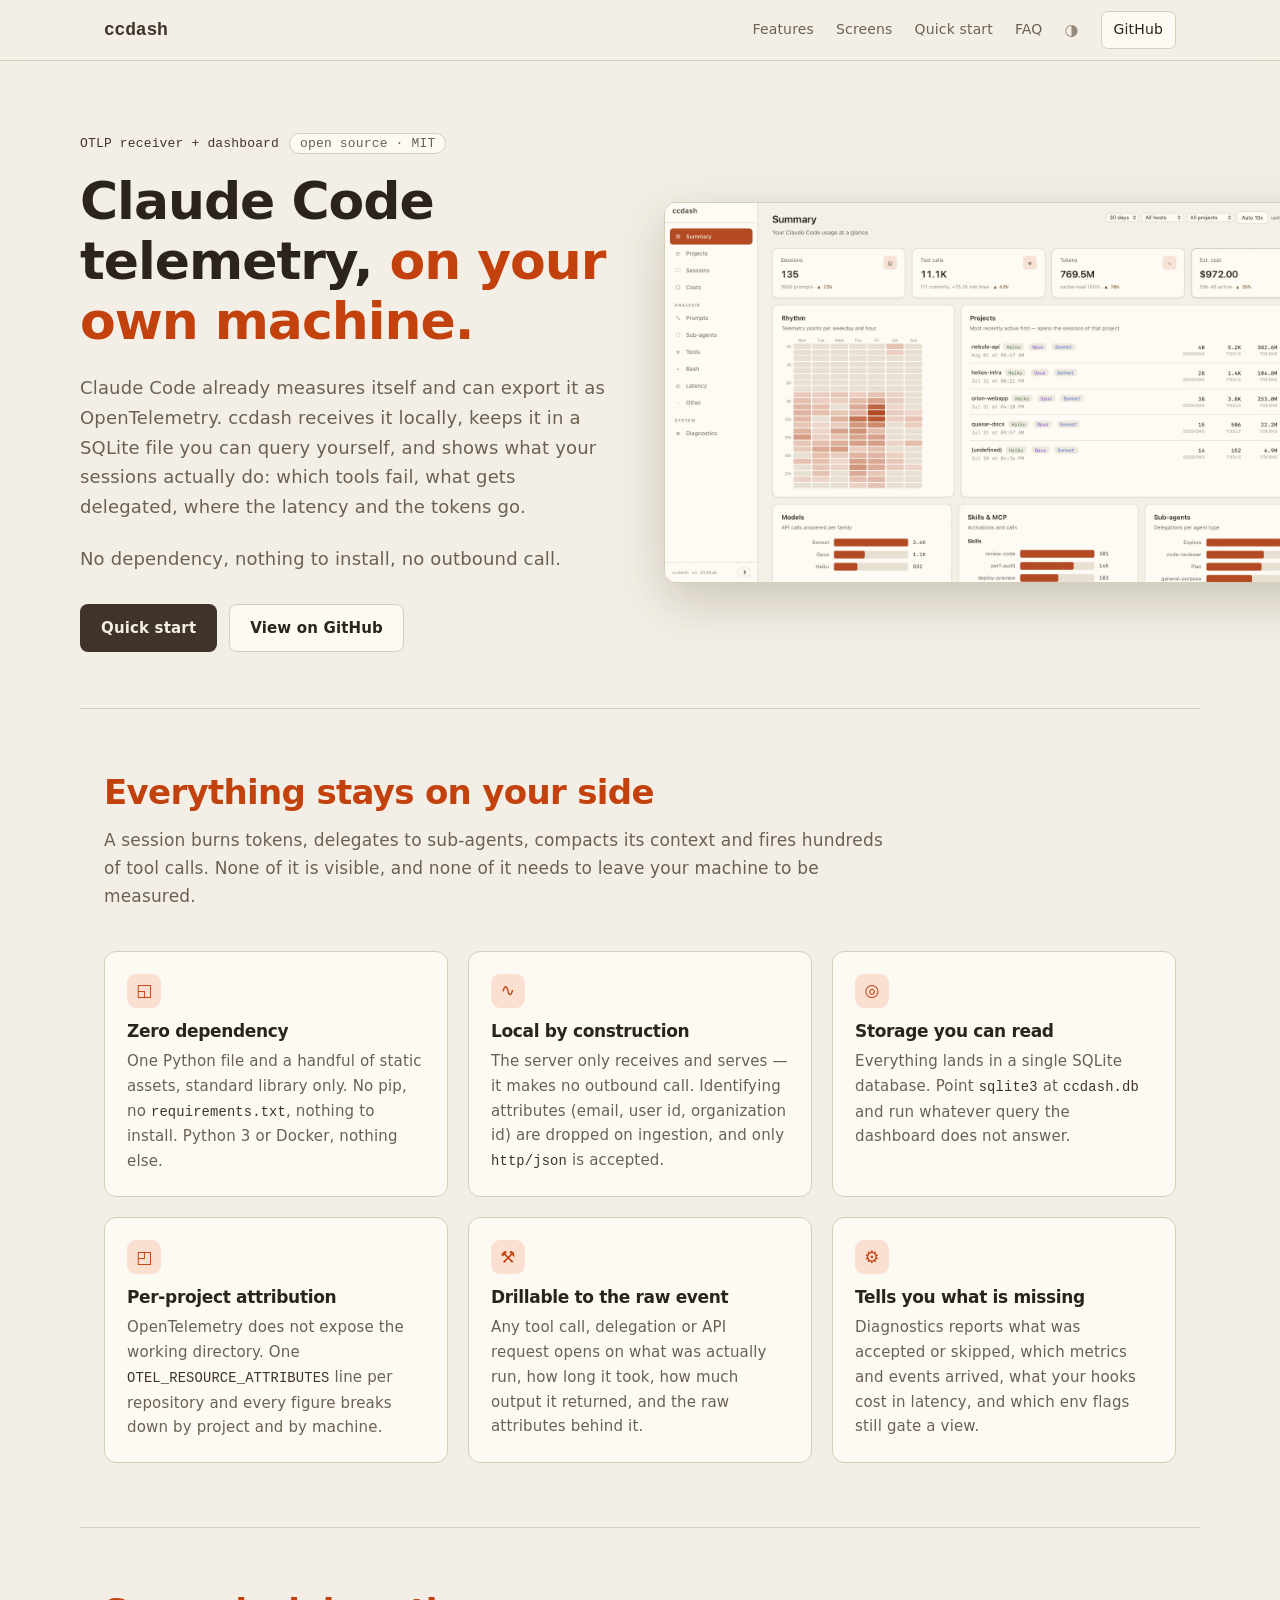
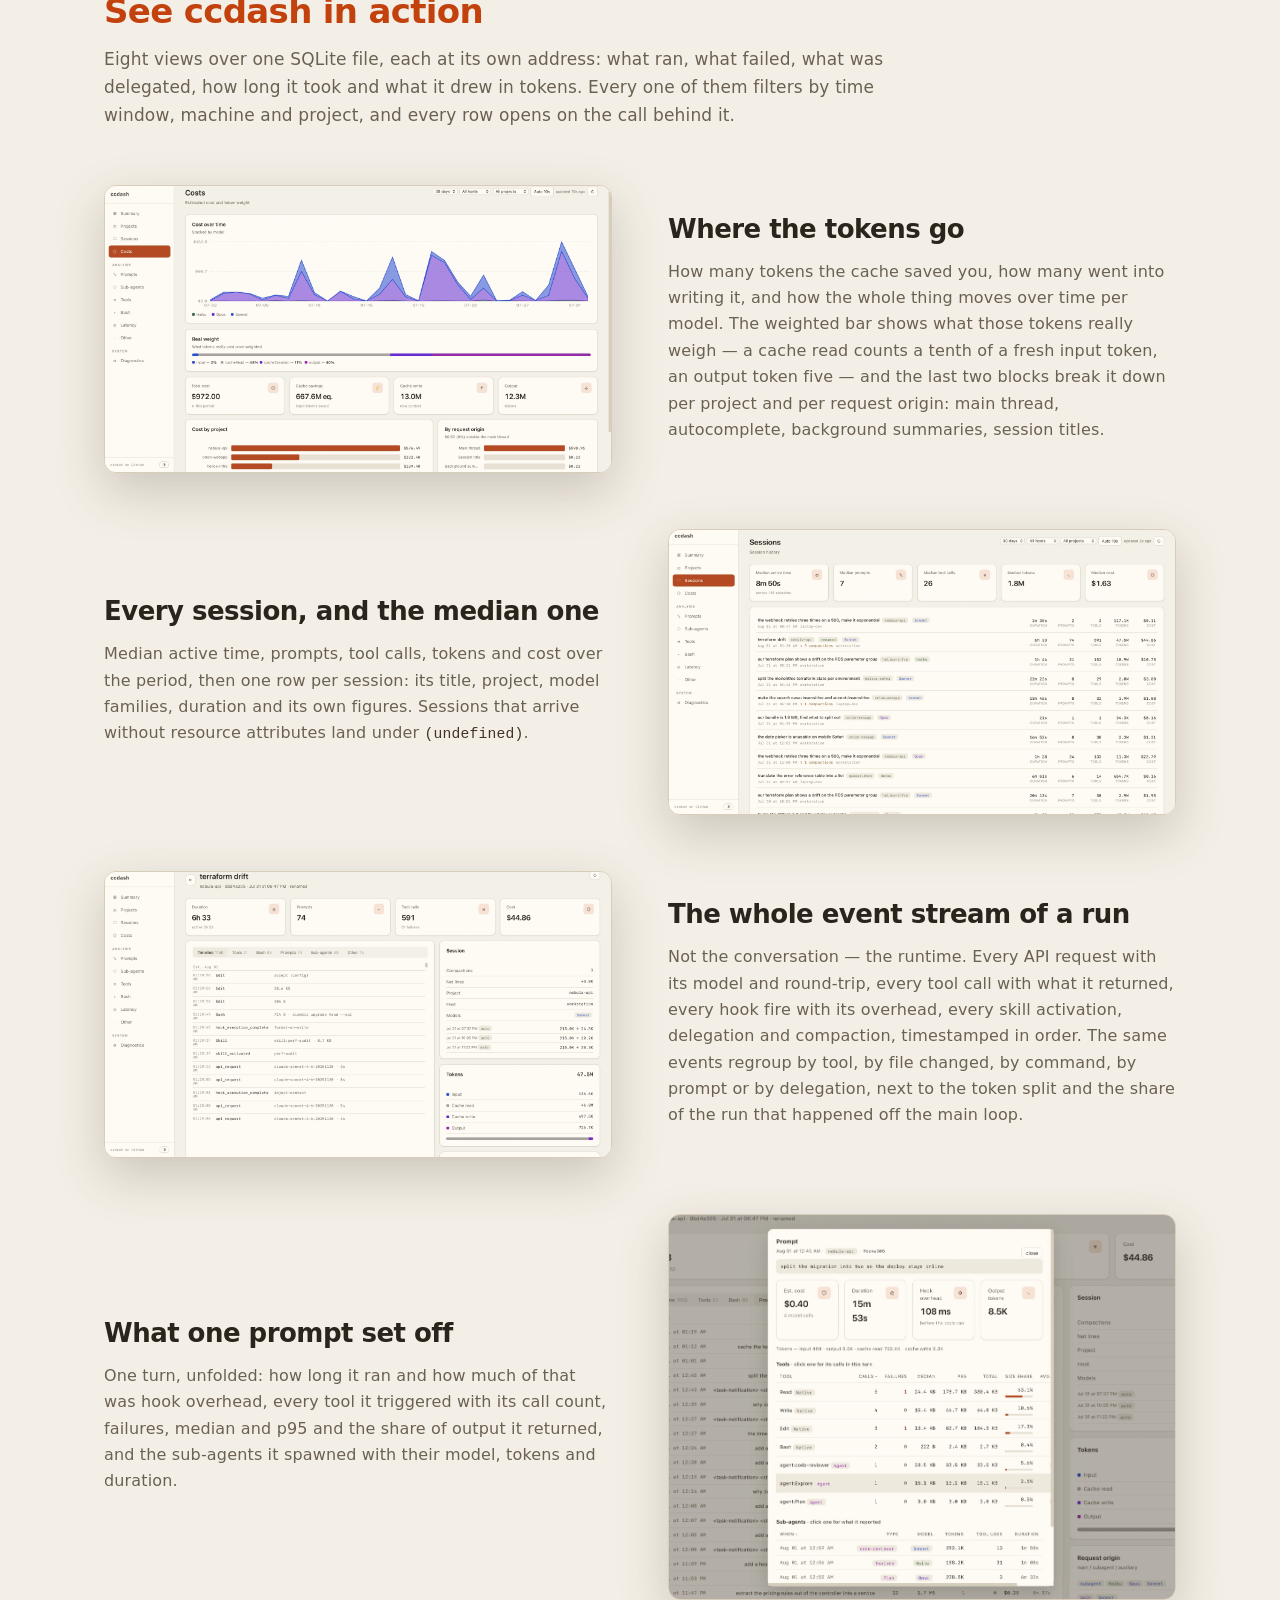
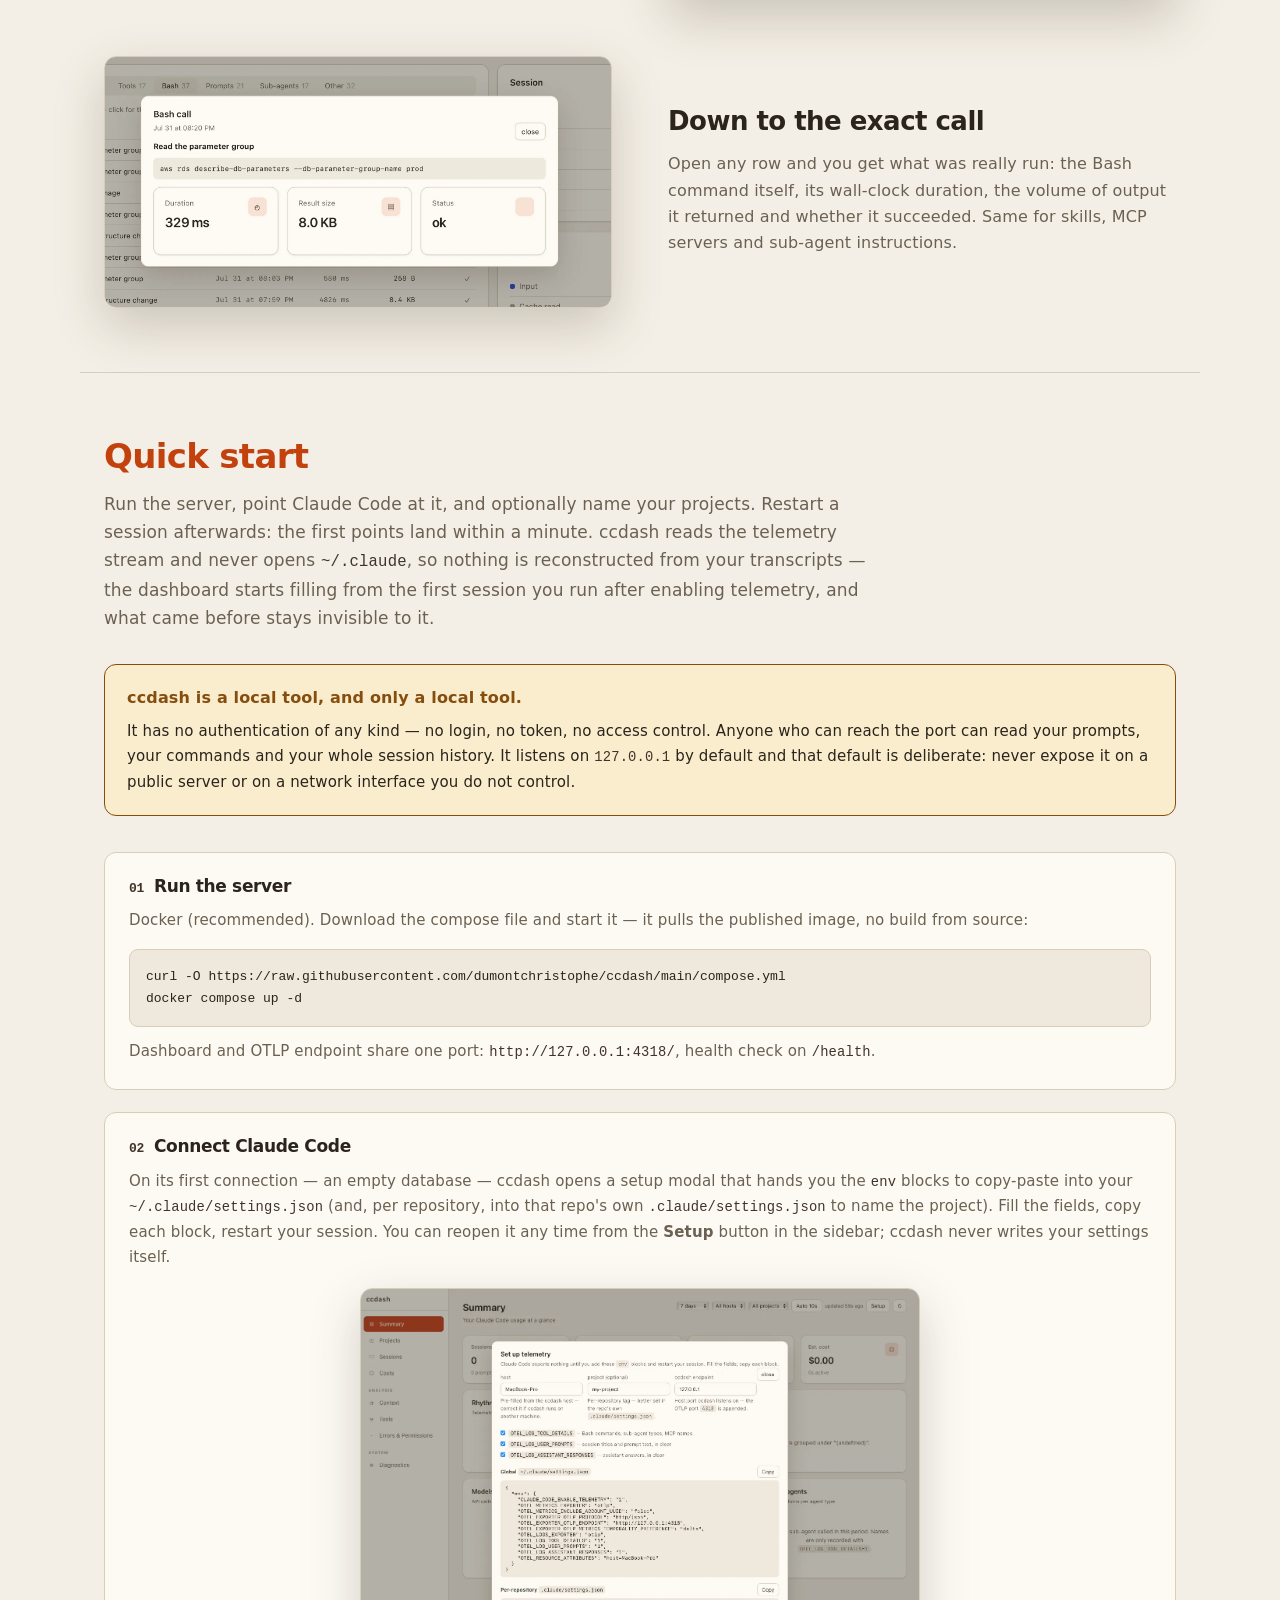
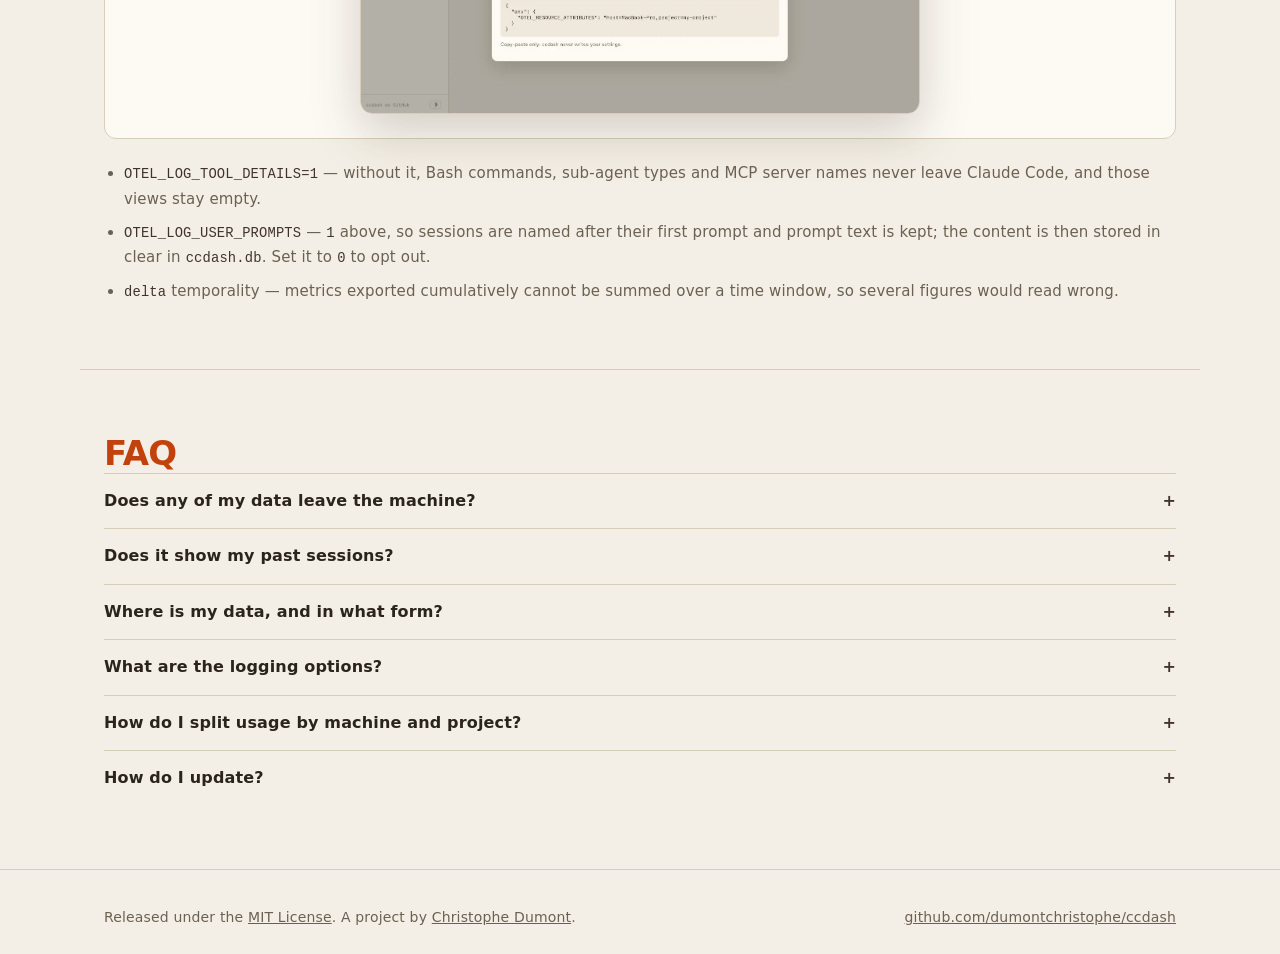
<file: docs/index.html>
<!doctype html>
<html lang="en">
  <head>
    <meta charset="utf-8" />
    <meta name="viewport" content="width=device-width, initial-scale=1" />
    <title>ccdash — local OTLP receiver and dashboard for Claude Code</title>
    <meta
      name="description"
      content="ccdash is a zero-dependency local OTLP receiver and dashboard for your own Claude Code telemetry: which tools run and fail, what gets delegated to sub-agents, what your hooks cost in latency, where the tokens go. Python standard library only, stores everything in SQLite, makes no outbound call."
    />
    <link rel="canonical" href="https://dumontchristophe.github.io/ccdash/" />
    <meta name="robots" content="index, follow, max-image-preview:large" />
    <meta name="author" content="Christophe Dumont" />
    <meta name="theme-color" content="" />

    <meta property="og:type" content="website" />
    <meta property="og:site_name" content="ccdash" />
    <meta property="og:url" content="https://dumontchristophe.github.io/ccdash/" />
    <meta property="og:title" content="ccdash — Claude Code telemetry, on your own machine" />
    <meta
      property="og:description"
      content="A local OTLP receiver and dashboard for your own Claude Code telemetry: which tools run and fail, what gets delegated, where the latency and the tokens go. Zero dependency, nothing leaves your machine."
    />
    <meta
      property="og:image"
      content="https://dumontchristophe.github.io/ccdash/screenshots/ccdash-summary.webp"
    />
    <meta property="og:image:width" content="3344" />
    <meta property="og:image:height" content="1880" />
    <meta
      property="og:image:alt"
      content="The ccdash Summary: headline figures against the previous period, the weekly rhythm, the projects, and the models, skills and sub-agents used"
    />

    <meta name="twitter:card" content="summary_large_image" />
    <meta name="twitter:title" content="ccdash — Claude Code telemetry, on your own machine" />
    <meta
      name="twitter:description"
      content="See which tools run and fail, what gets delegated, where the latency and the tokens go. Zero dependency, nothing leaves your machine."
    />
    <meta
      name="twitter:image"
      content="https://dumontchristophe.github.io/ccdash/screenshots/ccdash-summary.webp"
    />
    <link rel="icon" href="data:," id="icon" />

    <script type="application/ld+json">
      {
        "@context": "https://schema.org",
        "@type": "SoftwareApplication",
        "name": "ccdash",
        "url": "https://dumontchristophe.github.io/ccdash/",
        "applicationCategory": "DeveloperApplication",
        "applicationSubCategory": "Observability dashboard",
        "operatingSystem": "Linux, macOS, Windows",
        "description": "A local OTLP receiver and dashboard for Claude Code telemetry. It ingests the OpenTelemetry metrics and logs Claude Code exports, stores them in a SQLite database and serves a single-page dashboard showing sessions and projects, tool calls and their failures, sub-agent delegations, hook overhead, token flow and estimated cost. Python standard library only, no dependency, nothing to install, no outbound network call.",
        "softwareRequirements": "Python 3, or Docker",
        "license": "https://opensource.org/licenses/MIT",
        "codeRepository": "https://github.com/dumontchristophe/ccdash",
        "programmingLanguage": ["Python", "JavaScript"],
        "isAccessibleForFree": true,
        "offers": { "@type": "Offer", "price": "0", "priceCurrency": "USD" },
        "author": {
          "@type": "Person",
          "name": "Christophe Dumont",
          "url": "https://christophedumont.dev",
          "sameAs": ["https://github.com/dumontchristophe"]
        },
        "screenshot": "https://dumontchristophe.github.io/ccdash/screenshots/ccdash-summary.webp"
      }
    </script>

    <script>
      // Applied before the first paint, and from the same storage key as the
      // dashboard: a visitor who has already picked a theme there keeps it here.
      document.documentElement.dataset.theme =
        localStorage.getItem("ccdash-theme") ||
        (matchMedia("(prefers-color-scheme: light)").matches ? "light" : "dark");
    </script>

    <style>
      /* Tokens copied from styles/input.css, trimmed to what this page
         uses. Every colour on the page resolves through one of them -- the
         previous version hard-coded the palette in three places and drifted the
         day the dashboard was restyled. */
      :root {
        --bg: #1a1613;
        --panel: #221d19;
        --card: #2a2420;
        --card2: #332c26;
        --line: #40372f;
        --hover: #5e5245;
        --tx: #ede6db;
        --dim: #a89b8a;
        --dim2: #786c5d;
        --acc: #e8875a;
        --acc-fill: #e8875a;
        --acc-bg: #3a2a20;
        --amber: #f0b429;
        --amber-bg: #35301d;
        --shadow-lg: 0 18px 50px rgba(0, 0, 0, 0.5);
        --fu: system-ui, -apple-system, "Segoe UI", Roboto, sans-serif;
        --fn: ui-monospace, SFMono-Regular, Menlo, Consolas, monospace;
      }
      :root[data-theme="light"] {
        --bg: #f4efe6;
        --panel: #fdfaf4;
        --card: #fdfaf4;
        --card2: #efe8dc;
        --line: #d8cdb9;
        --hover: #ab9d84;
        --tx: #2a241c;
        --dim: #6b6152;
        --dim2: #94897a;
        /* No body text is accented on this ground: an orange readable at
           4.5:1 here is a brick, so --acc is a warm near-black and the orange
           takes what only needs 3:1. */
        --acc: #40332a;
        --acc-fill: #c2410c;
        --acc-bg: #fbe0d2;
        --amber: #854d0e;
        --amber-bg: #faedcd;
        --shadow-lg: 0 18px 50px rgba(60, 50, 30, 0.22);
      }

      * {
        box-sizing: border-box;
      }
      html {
        scroll-behavior: smooth;
        scroll-padding-top: 80px;
      }
      body {
        margin: 0;
        background: var(--bg);
        color: var(--tx);
        font: 16px/1.65 var(--fu);
        letter-spacing: 0.01em;
        -webkit-font-smoothing: antialiased;
        overflow-x: hidden;
      }
      a {
        color: var(--acc);
      }
      code {
        font-family: var(--fn);
        font-size: 0.92em;
        color: var(--acc);
      }
      h1,
      h2,
      h3 {
        letter-spacing: -0.02em;
        line-height: 1.15;
        margin: 0;
      }
      .wrap {
        max-width: 1120px;
        margin: 0 auto;
        padding: 0 24px;
      }

      header {
        position: sticky;
        top: 0;
        z-index: 10;
        background: var(--bg);
        background: color-mix(in srgb, var(--bg) 85%, transparent);
        backdrop-filter: blur(12px);
        border-bottom: 1px solid var(--line);
      }
      .bar {
        display: flex;
        align-items: center;
        justify-content: space-between;
        gap: 16px;
        height: 60px;
      }
      .mark {
        font: 600 18px var(--fn);
        letter-spacing: -0.01em;
        color: var(--acc);
        text-decoration: none;
      }
      .bar nav {
        display: flex;
        align-items: center;
        gap: 22px;
        font-size: 14px;
      }
      .bar nav a {
        color: var(--dim);
        text-decoration: none;
      }
      .bar nav a:hover {
        color: var(--tx);
      }
      .bar nav a.gh {
        color: var(--tx);
        border: 1px solid var(--line);
        background: var(--card);
        border-radius: 7px;
        padding: 6px 12px;
      }
      .bar nav a.gh:hover {
        border-color: var(--hover);
      }
      #theme {
        background: none;
        border: 0;
        padding: 0;
        cursor: pointer;
        font: 16px/1 var(--fu);
        color: var(--dim2);
      }
      #theme:hover {
        color: var(--acc);
      }

      .hero {
        padding: 72px 0 56px;
      }
      .hero-grid {
        display: grid;
        gap: 48px;
        align-items: center;
      }
      .eyebrow {
        display: flex;
        flex-wrap: wrap;
        align-items: center;
        gap: 10px;
        margin: 0 0 18px;
        font: 13px var(--fn);
        color: var(--acc);
      }
      .pill {
        border: 1px solid var(--line);
        background: var(--card);
        border-radius: 999px;
        padding: 2px 10px;
        color: var(--dim);
      }
      h1 {
        font-size: clamp(34px, 5.2vw, 52px);
        font-weight: 800;
      }
      /* The only accented text on the page: both headings are past the size
         where 3:1 is enough, which body copy is not. */
      h1 .accent,
      h2 {
        color: var(--acc-fill);
      }
      .tagline {
        margin: 22px 0 0;
        max-width: 34em;
        font-size: 18px;
        color: var(--dim);
      }
      .actions {
        display: flex;
        flex-wrap: wrap;
        gap: 12px;
        margin-top: 30px;
      }
      .btn {
        display: inline-block;
        border-radius: 8px;
        padding: 11px 20px;
        font-size: 15px;
        font-weight: 600;
        text-decoration: none;
        border: 1px solid transparent;
      }
      /* A label on a fill is a text role: --acc-fill only carries 3.5:1 here,
         so this takes --acc. */
      .btn.primary {
        background: var(--acc);
        color: var(--bg);
      }
      .btn.primary:hover {
        opacity: 0.88;
      }
      .btn.ghost {
        background: var(--card);
        border-color: var(--line);
        color: var(--tx);
      }
      .btn.ghost:hover {
        border-color: var(--hover);
      }

      .shot {
        display: block;
        width: 100%;
        height: auto;
        border: 1px solid var(--line);
        border-radius: 12px;
        box-shadow: var(--shadow-lg);
      }

      section {
        padding: 64px 0;
      }
      .rule {
        border-top: 1px solid var(--line);
      }
      h2 {
        font-size: clamp(26px, 3.4vw, 34px);
        font-weight: 800;
      }
      .lede {
        margin: 14px 0 0;
        max-width: 46em;
        font-size: 17px;
        color: var(--dim);
      }

      .features {
        display: grid;
        gap: 20px;
        margin-top: 40px;
      }
      .feature {
        border: 1px solid var(--line);
        background: var(--panel);
        border-radius: 12px;
        padding: 22px;
      }
      .feature .glyph {
        display: inline-flex;
        align-items: center;
        justify-content: center;
        width: 34px;
        height: 34px;
        border-radius: 9px;
        background: var(--acc-bg);
        color: var(--acc-fill);
        font-size: 17px;
      }
      .feature h3 {
        margin: 14px 0 8px;
        font-size: 17px;
        font-weight: 700;
      }
      .feature p {
        margin: 0;
        font-size: 15px;
        color: var(--dim);
      }

      .showcase {
        display: grid;
        gap: 36px;
        align-items: center;
        margin-top: 56px;
      }
      .showcase h3 {
        font-size: clamp(21px, 2.6vw, 26px);
        font-weight: 700;
      }
      .showcase p {
        margin: 14px 0 0;
        font-size: 16px;
        color: var(--dim);
      }

      .steps {
        display: grid;
        gap: 22px;
        margin-top: 36px;
      }
      .step {
        border: 1px solid var(--line);
        background: var(--panel);
        border-radius: 12px;
        padding: 24px;
        /* A grid item defaults to min-width:auto, which widens the track
           instead of letting the block scroll -- and body hides the horizontal
           overflow, so the code would simply be cut off on a phone. */
        min-width: 0;
      }
      .step h3 {
        font-size: 17px;
        font-weight: 700;
      }
      .step h3 span {
        font: 600 13px var(--fn);
        color: var(--acc);
        margin-right: 10px;
      }
      .step p {
        margin: 12px 0 0;
        font-size: 15px;
        color: var(--dim);
      }
      .step .shot {
        margin: 18px auto 0;
        max-width: 560px;
      }
      pre {
        margin: 16px 0 0;
        padding: 16px;
        overflow-x: auto;
        background: var(--card2);
        border: 1px solid var(--line);
        border-radius: 9px;
        font: 13px/1.7 var(--fn);
        color: var(--tx);
        letter-spacing: 0;
      }
      /* A visible track: the platform scrollbars fade out when idle, so a
         block that scrolls looks exactly like one that is cut off. */
      pre::-webkit-scrollbar {
        height: 8px;
      }
      pre::-webkit-scrollbar-thumb {
        background: var(--line);
        border-radius: 6px;
      }
      pre code {
        color: inherit;
        font-size: inherit;
      }
      /* The value to edit: highlighted on-brand rather than the default yellow. */
      pre mark {
        background: color-mix(in srgb, var(--acc) 22%, transparent);
        color: var(--acc);
        border-radius: 3px;
        padding: 0 3px;
      }
      .faq details {
        border-top: 1px solid var(--line);
        padding: 14px 0;
      }
      .faq summary {
        cursor: pointer;
        font-weight: 600;
        color: var(--tx);
        list-style: none;
      }
      .faq summary::-webkit-details-marker {
        display: none;
      }
      .faq summary::after {
        content: "+";
        float: right;
        color: var(--acc);
      }
      .faq details[open] summary::after {
        content: "–";
      }
      .faq details > *:not(summary) {
        margin-top: 10px;
      }
      .flags {
        margin: 22px 0 0;
        padding-left: 20px;
        font-size: 15px;
        color: var(--dim);
      }
      .flags li + li {
        margin-top: 8px;
      }

      .warn {
        margin-top: 32px;
        border: 1px solid var(--amber);
        background: var(--amber-bg);
        border-radius: 12px;
        padding: 20px 22px;
      }
      .warn strong {
        color: var(--amber);
      }
      .warn p {
        margin: 8px 0 0;
        font-size: 15px;
        color: var(--tx);
      }

      footer {
        border-top: 1px solid var(--line);
        padding: 36px 0;
        font-size: 14px;
        color: var(--dim);
      }
      .foot {
        display: flex;
        flex-wrap: wrap;
        gap: 12px;
        justify-content: space-between;
      }
      footer a {
        color: var(--dim);
      }
      footer a:hover {
        color: var(--acc);
      }

      @media (min-width: 860px) {
        .features {
          grid-template-columns: repeat(3, 1fr);
        }
      }
      @media (min-width: 1000px) {
        .hero-grid {
          grid-template-columns: 1fr 1fr;
        }
        .showcase {
          grid-template-columns: 1fr 1fr;
          gap: 56px;
        }
        /* Shown inside half a container the screenshots become unreadable, so
           they run past the right edge instead. */
        .hero-shot {
          margin-right: -140px;
        }
        .showcase.flip .body {
          order: -1;
        }
      }
      @media (max-width: 640px) {
        .bar nav a.hide-sm {
          display: none;
        }
      }
      @media (prefers-reduced-motion: reduce) {
        html {
          scroll-behavior: auto;
        }
      }
    </style>
  </head>

  <body>
    <header>
      <div class="wrap bar">
        <a class="mark" href="#top">ccdash</a>
        <nav>
          <a class="hide-sm" href="#features">Features</a>
          <a class="hide-sm" href="#screens">Screens</a>
          <a href="#quick-start">Quick start</a>
          <a class="hide-sm" href="#faq">FAQ</a>
          <button id="theme" type="button" title="Switch between the light and dark theme">
            ◑
          </button>
          <a class="gh" href="https://github.com/dumontchristophe/ccdash">GitHub</a>
        </nav>
      </div>
    </header>

    <main id="top">
      <div class="wrap hero">
        <div class="hero-grid">
          <div>
            <p class="eyebrow">
              OTLP receiver + dashboard <span class="pill">open source · MIT</span>
            </p>
            <h1>Claude Code telemetry, <span class="accent">on your own machine.</span></h1>
            <p class="tagline">
              Claude Code already measures itself and can export it as OpenTelemetry. ccdash
              receives it locally, keeps it in a SQLite file you can query yourself, and shows what
              your sessions actually do: which tools fail, what gets delegated, where the latency
              and the tokens go.
            </p>
            <p class="tagline">No dependency, nothing to install, no outbound call.</p>
            <div class="actions">
              <a class="btn primary" href="#quick-start">Quick start</a>
              <a class="btn ghost" href="https://github.com/dumontchristophe/ccdash"
                >View on GitHub</a
              >
            </div>
          </div>
          <div class="hero-shot">
            <img
              class="shot"
              src="screenshots/ccdash-summary.webp"
              alt="The ccdash Summary: sessions, tool calls, tokens and estimated cost against the previous period, telemetry per weekday and hour, the projects, and the models, skills and sub-agents used"
              width="3344"
              height="1880"
            />
          </div>
        </div>
      </div>

      <div class="wrap rule">
        <section id="features">
          <h2>Everything stays on your side</h2>
          <p class="lede">
            A session burns tokens, delegates to sub-agents, compacts its context and fires hundreds
            of tool calls. None of it is visible, and none of it needs to leave your machine to be
            measured.
          </p>

          <div class="features">
            <div class="feature">
              <span class="glyph" aria-hidden="true">◱</span>
              <h3>Zero dependency</h3>
              <p>
                One Python file and a handful of static assets, standard library only. No pip, no
                <code>requirements.txt</code>, nothing to install. Python 3 or Docker, nothing else.
              </p>
            </div>
            <div class="feature">
              <span class="glyph" aria-hidden="true">∿</span>
              <h3>Local by construction</h3>
              <p>
                The server only receives and serves — it makes no outbound call. Identifying
                attributes (email, user id, organization id) are dropped on ingestion, and only
                <code>http/json</code> is accepted.
              </p>
            </div>
            <div class="feature">
              <span class="glyph" aria-hidden="true">◎</span>
              <h3>Storage you can read</h3>
              <p>
                Everything lands in a single SQLite database. Point <code>sqlite3</code> at
                <code>ccdash.db</code> and run whatever query the dashboard does not answer.
              </p>
            </div>
            <div class="feature">
              <span class="glyph" aria-hidden="true">◰</span>
              <h3>Per-project attribution</h3>
              <p>
                OpenTelemetry does not expose the working directory. One
                <code>OTEL_RESOURCE_ATTRIBUTES</code> line per repository and every figure breaks
                down by project and by machine.
              </p>
            </div>
            <div class="feature">
              <span class="glyph" aria-hidden="true">⚒︎</span>
              <h3>Drillable to the raw event</h3>
              <p>
                Any tool call, delegation or API request opens on what was actually run, how long it
                took, how much output it returned, and the raw attributes behind it.
              </p>
            </div>
            <div class="feature">
              <span class="glyph" aria-hidden="true">⚙︎</span>
              <h3>Tells you what is missing</h3>
              <p>
                Diagnostics reports what was accepted or skipped, which metrics and events arrived,
                what your hooks cost in latency, and which env flags still gate a view.
              </p>
            </div>
          </div>
        </section>
      </div>

      <div class="wrap rule">
        <section id="screens">
          <h2>See ccdash in action</h2>
          <p class="lede">
            Eight views over one SQLite file, each at its own address: what ran, what failed, what
            was delegated, how long it took and what it drew in tokens. Every one of them filters by
            time window, machine and project, and every row opens on the call behind it.
          </p>

          <div class="showcase">
            <div>
              <img
                class="shot"
                src="screenshots/ccdash-costs.webp"
                alt="Costs view: total cost, cache savings, cache write and output tokens, cost over time stacked by model, the weighted token breakdown, and cost by project and by request origin"
                width="3360"
                height="1896"
                loading="lazy"
              />
            </div>
            <div class="body">
              <h3>Where the tokens go</h3>
              <p>
                How many tokens the cache saved you, how many went into writing it, and how the
                whole thing moves over time per model. The weighted bar shows what those tokens
                really weigh — a cache read counts a tenth of a fresh input token, an output token
                five — and the last two blocks break it down per project and per request origin:
                main thread, autocomplete, background summaries, session titles.
              </p>
            </div>
          </div>

          <div class="showcase flip">
            <div>
              <img
                class="shot"
                src="screenshots/ccdash-sessions.webp"
                alt="Sessions view: median active time, prompts, tool calls, tokens and cost, then one row per session with its title, project, models, duration and figures"
                width="3344"
                height="1880"
                loading="lazy"
              />
            </div>
            <div class="body">
              <h3>Every session, and the median one</h3>
              <p>
                Median active time, prompts, tool calls, tokens and cost over the period, then one
                row per session: its title, project, model families, duration and its own figures.
                Sessions that arrive without resource attributes land under
                <code>(undefined)</code>.
              </p>
            </div>
          </div>

          <div class="showcase">
            <div>
              <img
                class="shot"
                src="screenshots/ccdash-session-details.webp"
                alt="Session detail: duration, prompts, tool calls, tool results, tokens and cost, with the full timeline, the files it changed and the token split"
                width="3344"
                height="1880"
                loading="lazy"
              />
            </div>
            <div class="body">
              <h3>The whole event stream of a run</h3>
              <p>
                Not the conversation — the runtime. Every API request with its model and round-trip,
                every tool call with what it returned, every hook fire with its overhead, every
                skill activation, delegation and compaction, timestamped in order. The same events
                regroup by tool, by file changed, by command, by prompt or by delegation, next to
                the token split and the share of the run that happened off the main loop.
              </p>
            </div>
          </div>

          <div class="showcase flip">
            <div>
              <img
                class="shot"
                src="screenshots/ccdash-prompt-details.webp"
                alt="A prompt opened in the inspector: its estimated cost, duration, hook overhead and output tokens, the tools that turn used and the sub-agents it spawned"
                width="2286"
                height="1736"
                loading="lazy"
              />
            </div>
            <div class="body">
              <h3>What one prompt set off</h3>
              <p>
                One turn, unfolded: how long it ran and how much of that was hook overhead, every
                tool it triggered with its call count, failures, median and p95 and the share of
                output it returned, and the sub-agents it spawned with their model, tokens and
                duration.
              </p>
            </div>
          </div>

          <div class="showcase">
            <div>
              <img
                class="shot"
                src="screenshots/ccdash-bash-call-details.webp"
                alt="A Bash call opened from the Bash tab of a session: its description, the exact command, its duration, the size of what it returned and its status"
                width="1842"
                height="910"
                loading="lazy"
              />
            </div>
            <div class="body">
              <h3>Down to the exact call</h3>
              <p>
                Open any row and you get what was really run: the Bash command itself, its
                wall-clock duration, the volume of output it returned and whether it succeeded. Same
                for skills, MCP servers and sub-agent instructions.
              </p>
            </div>
          </div>
        </section>
      </div>

      <div class="wrap rule">
        <section id="quick-start">
          <h2>Quick start</h2>
          <p class="lede">
            Run the server, point Claude Code at it, and optionally name your projects. Restart a
            session afterwards: the first points land within a minute. ccdash reads the telemetry
            stream and never opens <code>~/.claude</code>, so nothing is reconstructed from your
            transcripts — the dashboard starts filling from the first session you run after enabling
            telemetry, and what came before stays invisible to it.
          </p>

          <div class="warn">
            <strong>ccdash is a local tool, and only a local tool.</strong>
            <p>
              It has no authentication of any kind — no login, no token, no access control. Anyone
              who can reach the port can read your prompts, your commands and your whole session
              history. It listens on <code>127.0.0.1</code> by default and that default is
              deliberate: never expose it on a public server or on a network interface you do not
              control.
            </p>
          </div>

          <div class="steps">
            <div class="step">
              <h3><span>01</span>Run the server</h3>
              <p>
                Docker (recommended). Download the compose file and start it — it pulls the
                published image, no build from source:
              </p>
              <pre><code>curl -O https://raw.githubusercontent.com/dumontchristophe/ccdash/main/compose.yml
docker compose up -d</code></pre>
              <p>
                Dashboard and OTLP endpoint share one port:
                <code>http://127.0.0.1:4318/</code>, health check on <code>/health</code>.
              </p>
            </div>

            <div class="step">
              <h3><span>02</span>Connect Claude Code</h3>
              <p>
                On its first connection — an empty database — ccdash opens a setup modal that hands
                you the <code>env</code> blocks to copy-paste into your <code>~/.claude/settings.json</code>
                (and, per repository, into that repo's own <code>.claude/settings.json</code> to name
                the project). Fill the fields, copy each block, restart your session. You can reopen it
                any time from the <strong>Setup</strong> button in the sidebar; ccdash never writes your
                settings itself.
              </p>
              <img
                class="shot"
                src="screenshots/ccdash-setup-modal.webp"
                alt="The ccdash setup modal, opened on first connection: host, project and endpoint fields, the OTEL logging toggles, and the ready-to-copy global and per-repository env blocks"
                width="1431"
                height="1089"
                loading="lazy"
              />
            </div>
          </div>

          <ul class="flags">
            <li>
              <code>OTEL_LOG_TOOL_DETAILS=1</code> — without it, Bash commands, sub-agent types and
              MCP server names never leave Claude Code, and those views stay empty.
            </li>
            <li>
              <code>OTEL_LOG_USER_PROMPTS</code> — <code>1</code> above, so sessions are named
              after their first prompt and prompt text is kept; the content is then stored in
              clear in <code>ccdash.db</code>. Set it to <code>0</code> to opt out.
            </li>
            <li>
              <code>delta</code> temporality — metrics exported cumulatively cannot be summed over a
              time window, so several figures would read wrong.
            </li>
          </ul>

        </section>
      </div>

      <div class="wrap rule">
        <section id="faq">
          <h2>FAQ</h2>
          <div class="faq">
            <details>
              <summary>Does any of my data leave the machine?</summary>
              <p>
                No. The server is Python standard library with no outbound call, and the page
                fetches nothing from a CDN. Everything stays in one SQLite file on your disk.
              </p>
            </details>
            <details>
              <summary>Does it show my past sessions?</summary>
              <p>
                No — it is not retroactive. ccdash reads the live OTEL stream and never opens
                <code>~/.claude</code>, so the dashboard fills from the first session you run after
                enabling telemetry.
              </p>
            </details>
            <details>
              <summary>Where is my data, and in what form?</summary>
              <p>
                A single SQLite file, <code>ccdash.db</code>. With the prompt and response log flags
                on, prompt text and shell commands are stored in clear — point <code>sqlite3</code>
                at it and read them.
              </p>
            </details>
            <details>
              <summary>What are the logging options?</summary>
              <p>Three env flags decide what the dashboard can show:</p>
              <ul>
                <li>
                  <code>OTEL_LOG_TOOL_DETAILS=1</code> — Bash commands, sub-agent types and MCP
                  server names; without it those views stay empty.
                </li>
                <li>
                  <code>OTEL_LOG_USER_PROMPTS=1</code> — names sessions after their first prompt and
                  keeps prompt text.
                </li>
                <li>
                  <code>OTEL_LOG_ASSISTANT_RESPONSES=1</code> — adds each assistant response to the
                  timeline.
                </li>
              </ul>
              <p>
                The last two store that text in clear in <code>ccdash.db</code> — ccdash's setup
                recommends them on; set them to <code>0</code> to keep none of it.
              </p>
            </details>
            <details>
              <summary>How do I split usage by machine and project?</summary>
              <p>
                <code>OTEL_RESOURCE_ATTRIBUTES</code> carries <code>host</code> (the machine) and
                <code>project</code>. Set <code>host</code> globally in
                <code>~/.claude/settings.json</code> so every session is tagged. Then, in a
                repository's own <code>.claude/settings.json</code>, set <code>host</code> and
                <code>project</code> together: Claude Code replaces this variable per scope instead
                of merging it, so a repo that set only <code>project</code> would drop the
                <code>host</code>.
              </p>
            </details>
            <details>
              <summary>How do I update?</summary>
              <p><code>docker compose pull &amp;&amp; docker compose up -d</code>.</p>
            </details>
          </div>
        </section>
      </div>
    </main>

    <footer>
      <div class="wrap foot">
        <p style="margin: 0">
          Released under the
          <a href="https://github.com/dumontchristophe/ccdash/blob/main/LICENSE">MIT License</a>. A
          project by
          <a href="https://github.com/dumontchristophe">Christophe Dumont</a>.
        </p>
        <a href="https://github.com/dumontchristophe/ccdash">github.com/dumontchristophe/ccdash</a>
      </div>
    </footer>

    <script>
      const root = document.documentElement;
      // theme-color and the favicon can only be literals in the markup.
      // Reading them back from the stylesheet keeps :root the one place a
      // colour is written.
      const paintChrome = () => {
        const css = getComputedStyle(root);
        const bg = css.getPropertyValue("--bg").trim();
        const acc = css.getPropertyValue("--acc").trim();
        document.querySelector('meta[name="theme-color"]').content = bg;
        document.getElementById("icon").href =
          "data:image/svg+xml," +
          encodeURIComponent(
            `<svg xmlns="http://www.w3.org/2000/svg" viewBox="0 0 24 24">` +
              `<rect width="24" height="24" rx="5" fill="${bg}"/>` +
              `<text x="12" y="16.5" font-family="monospace" font-size="13" font-weight="bold"` +
              ` fill="${acc}" text-anchor="middle">cc</text></svg>`,
          );
      };
      document.getElementById("theme").addEventListener("click", () => {
        const next = root.dataset.theme === "light" ? "dark" : "light";
        root.dataset.theme = next;
        localStorage.setItem("ccdash-theme", next);
        paintChrome();
      });
      paintChrome();
    </script>
  </body>
</html>
</file>
